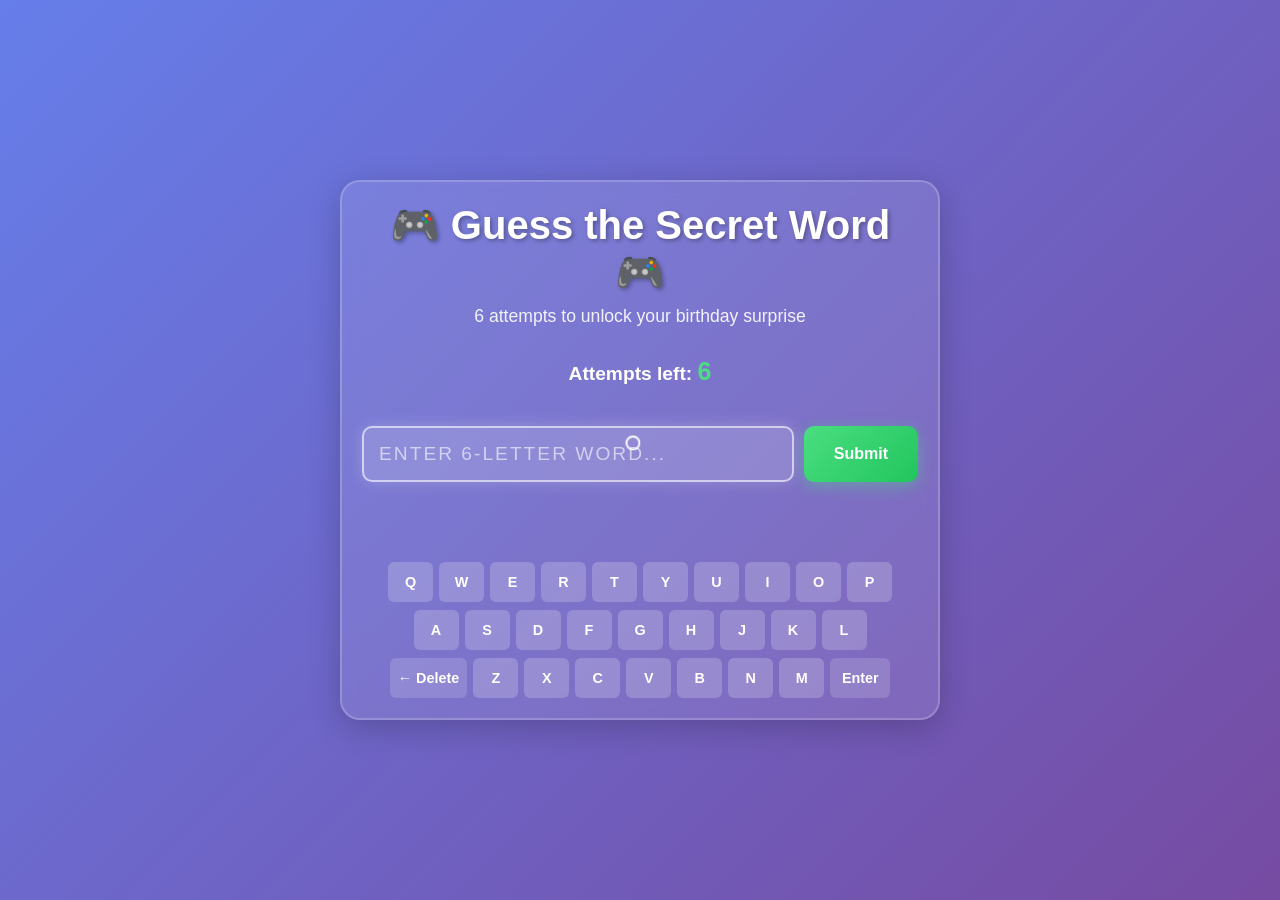
<file: wordle.html>
<!DOCTYPE html>
<html lang="en">
<head>
    <meta charset="UTF-8">
    <meta name="viewport" content="width=device-width, initial-scale=1.0">
    <title>Wordle - Birthday Challenge</title>
    <script src="https://cdnjs.cloudflare.com/ajax/libs/gsap/3.12.2/gsap.min.js"></script>
    <link rel="stylesheet" href="wordle.css">
</head>
<body>
    <div class="cursor"></div>
    <div class="wordle-container">
        <div class="wordle-header">
            <h1>🎮 Guess the Secret Word 🎮</h1>
            <p>6 attempts to unlock your birthday surprise</p>
        </div>

        <div class="wordle-game">
            <div class="attempts-left">
                Attempts left: <span id="attemptsLeft">6</span>
            </div>

            <div class="guesses" id="guesses"></div>

            <div class="input-section">
                <input 
                    type="text" 
                    id="wordInput" 
                    maxlength="6" 
                    placeholder="Enter 6-letter word..." 
                    autocomplete="off"
                    onkeypress="handleKeyPress(event)"
                >
                <button id="submitBtn" onclick="submitGuess()">Submit</button>
            </div>

            <div class="message" id="message"></div>

            <div id="successScreen" class="success-screen hidden">
                <div class="success-content">
                    <h2>🎉 You Got It! 🎉</h2>
                    <p>Welcome to your birthday surprise!</p>
                    <button onclick="proceedToMain()">Continue →</button>
                </div>
            </div>

            <div id="failScreen" class="fail-screen hidden">
                <div class="fail-content">
                    <h2>😢 Game Over</h2>
                    <p>The word was: <strong>PHATASS</strong></p>
                    <button onclick="location.reload()">Try Again</button>
                </div>
            </div>
        </div>

        <div class="keyboard">
            <div class="keyboard-row">
                <button class="key" onclick="addLetter('Q')">Q</button>
                <button class="key" onclick="addLetter('W')">W</button>
                <button class="key" onclick="addLetter('E')">E</button>
                <button class="key" onclick="addLetter('R')">R</button>
                <button class="key" onclick="addLetter('T')">T</button>
                <button class="key" onclick="addLetter('Y')">Y</button>
                <button class="key" onclick="addLetter('U')">U</button>
                <button class="key" onclick="addLetter('I')">I</button>
                <button class="key" onclick="addLetter('O')">O</button>
                <button class="key" onclick="addLetter('P')">P</button>
            </div>
            <div class="keyboard-row">
                <button class="key" onclick="addLetter('A')">A</button>
                <button class="key" onclick="addLetter('S')">S</button>
                <button class="key" onclick="addLetter('D')">D</button>
                <button class="key" onclick="addLetter('F')">F</button>
                <button class="key" onclick="addLetter('G')">G</button>
                <button class="key" onclick="addLetter('H')">H</button>
                <button class="key" onclick="addLetter('J')">J</button>
                <button class="key" onclick="addLetter('K')">K</button>
                <button class="key" onclick="addLetter('L')">L</button>
            </div>
            <div class="keyboard-row">
                <button class="key delete" onclick="deleteLetter()">← Delete</button>
                <button class="key" onclick="addLetter('Z')">Z</button>
                <button class="key" onclick="addLetter('X')">X</button>
                <button class="key" onclick="addLetter('C')">C</button>
                <button class="key" onclick="addLetter('V')">V</button>
                <button class="key" onclick="addLetter('B')">B</button>
                <button class="key" onclick="addLetter('N')">N</button>
                <button class="key" onclick="addLetter('M')">M</button>
                <button class="key enter" onclick="submitGuess()">Enter</button>
            </div>
        </div>
    </div>

    <script src="wordle.js"></script>
</body>
</html>
</file>
<file: wordle.css>
* {
    margin: 0;
    padding: 0;
    box-sizing: border-box;
}

body {
    font-family: 'Segoe UI', Tahoma, Geneva, Verdana, sans-serif;
    background: linear-gradient(135deg, #667eea 0%, #764ba2 100%);
    min-height: 100vh;
    display: flex;
    justify-content: center;
    align-items: center;
    overflow: hidden;
}

.cursor {
    width: 15px;
    height: 15px;
    border: 2px solid #fff;
    border-radius: 50%;
    position: fixed;
    pointer-events: none;
    z-index: 9999;
    mix-blend-mode: screen;
    transform: translate(-50%, -50%);
}

.wordle-container {
    width: 100%;
    max-width: 600px;
    padding: 20px;
    background: rgba(255, 255, 255, 0.1);
    border-radius: 20px;
    backdrop-filter: blur(10px);
    border: 2px solid rgba(255, 255, 255, 0.2);
    box-shadow: 0 8px 32px rgba(0, 0, 0, 0.2);
}

.wordle-header {
    text-align: center;
    margin-bottom: 30px;
    color: white;
}

.wordle-header h1 {
    font-size: 2.5em;
    margin-bottom: 10px;
    text-shadow: 2px 2px 4px rgba(0, 0, 0, 0.3);
    animation: slideDown 0.5s ease-out;
}

.wordle-header p {
    font-size: 1.1em;
    opacity: 0.9;
}

.wordle-game {
    margin-bottom: 30px;
}

.attempts-left {
    text-align: center;
    color: white;
    font-size: 1.2em;
    margin-bottom: 20px;
    font-weight: bold;
}

#attemptsLeft {
    color: #4ade80;
    font-size: 1.3em;
}

.guesses {
    display: flex;
    flex-direction: column;
    gap: 10px;
    margin-bottom: 20px;
}

.guess-row {
    display: flex;
    gap: 8px;
    justify-content: center;
}

.guess-tile {
    width: 50px;
    height: 50px;
    border: 2px solid rgba(255, 255, 255, 0.3);
    border-radius: 8px;
    display: flex;
    justify-content: center;
    align-items: center;
    font-size: 1.5em;
    font-weight: bold;
    color: white;
    background: rgba(255, 255, 255, 0.1);
    transition: all 0.3s ease;
}

.guess-tile.flip {
    animation: flip 0.6s ease-in-out;
}

.guess-tile.correct {
    background: #4ade80;
    border-color: #4ade80;
}

.guess-tile.present {
    background: #fbbf24;
    border-color: #fbbf24;
    color: #000;
}

.guess-tile.absent {
    background: #6b7280;
    border-color: #6b7280;
    opacity: 0.6;
}

@keyframes flip {
    0% {
        transform: rotateY(0deg);
    }
    50% {
        transform: rotateY(90deg);
    }
    100% {
        transform: rotateY(0deg);
    }
}

.input-section {
    display: flex;
    gap: 10px;
    margin-bottom: 20px;
}

#wordInput {
    flex: 1;
    padding: 15px;
    border: 2px solid rgba(255, 255, 255, 0.3);
    border-radius: 10px;
    font-size: 1.2em;
    background: rgba(255, 255, 255, 0.1);
    color: white;
    text-transform: uppercase;
    letter-spacing: 2px;
    transition: all 0.3s ease;
}

#wordInput::placeholder {
    color: rgba(255, 255, 255, 0.6);
}

#wordInput:focus {
    outline: none;
    border-color: rgba(255, 255, 255, 0.6);
    background: rgba(255, 255, 255, 0.15);
    box-shadow: 0 0 15px rgba(255, 255, 255, 0.2);
}

#submitBtn {
    padding: 15px 30px;
    border: none;
    border-radius: 10px;
    background: linear-gradient(135deg, #4ade80 0%, #22c55e 100%);
    color: white;
    font-size: 1em;
    font-weight: bold;
    cursor: pointer;
    transition: all 0.3s ease;
    box-shadow: 0 4px 15px rgba(74, 222, 128, 0.4);
}

#submitBtn:hover {
    transform: translateY(-2px);
    box-shadow: 0 6px 20px rgba(74, 222, 128, 0.6);
}

#submitBtn:active {
    transform: translateY(0px);
}

.message {
    text-align: center;
    color: #fbbf24;
    font-size: 1.1em;
    margin-bottom: 20px;
    min-height: 30px;
    font-weight: bold;
    animation: slideUp 0.3s ease;
}

@keyframes slideUp {
    from {
        opacity: 0;
        transform: translateY(20px);
    }
    to {
        opacity: 1;
        transform: translateY(0);
    }
}

@keyframes slideDown {
    from {
        opacity: 0;
        transform: translateY(-20px);
    }
    to {
        opacity: 1;
        transform: translateY(0);
    }
}

.keyboard {
    display: flex;
    flex-direction: column;
    gap: 8px;
    margin-top: 20px;
}

.keyboard-row {
    display: flex;
    justify-content: center;
    gap: 6px;
}

.key {
    padding: 12px 8px;
    min-width: 45px;
    border: none;
    border-radius: 6px;
    background: rgba(255, 255, 255, 0.2);
    color: white;
    font-weight: bold;
    cursor: pointer;
    transition: all 0.2s ease;
    font-size: 0.9em;
}

.key:hover {
    background: rgba(255, 255, 255, 0.35);
    transform: translateY(-2px);
}

.key:active {
    transform: translateY(0);
    background: rgba(255, 255, 255, 0.3);
}

.key.delete,
.key.enter {
    min-width: 60px;
    background: rgba(255, 255, 255, 0.15);
}

.success-screen,
.fail-screen {
    position: fixed;
    top: 0;
    left: 0;
    width: 100%;
    height: 100%;
    background: rgba(0, 0, 0, 0.7);
    display: flex;
    justify-content: center;
    align-items: center;
    z-index: 1000;
    animation: fadeIn 0.3s ease;
}

.success-screen.hidden,
.fail-screen.hidden {
    display: none;
}

.success-content,
.fail-content {
    background: linear-gradient(135deg, #667eea 0%, #764ba2 100%);
    padding: 40px;
    border-radius: 20px;
    text-align: center;
    color: white;
    box-shadow: 0 10px 40px rgba(0, 0, 0, 0.3);
    animation: scaleUp 0.3s ease;
}

.success-content h2,
.fail-content h2 {
    font-size: 2.5em;
    margin-bottom: 15px;
}

.success-content p,
.fail-content p {
    font-size: 1.2em;
    margin-bottom: 30px;
    opacity: 0.95;
}

.success-content button,
.fail-content button {
    padding: 15px 40px;
    border: none;
    border-radius: 10px;
    background: #4ade80;
    color: white;
    font-size: 1.1em;
    font-weight: bold;
    cursor: pointer;
    transition: all 0.3s ease;
}

.success-content button:hover,
.fail-content button:hover {
    background: #22c55e;
    transform: translateY(-2px);
}

@keyframes fadeIn {
    from {
        opacity: 0;
    }
    to {
        opacity: 1;
    }
}

@keyframes scaleUp {
    from {
        opacity: 0;
        transform: scale(0.8);
    }
    to {
        opacity: 1;
        transform: scale(1);
    }
}

@media (max-width: 600px) {
    .wordle-container {
        border-radius: 15px;
        padding: 15px;
    }

    .wordle-header h1 {
        font-size: 1.8em;
    }

    .guess-tile {
        width: 40px;
        height: 40px;
        font-size: 1.2em;
    }

    .key {
        padding: 10px 6px;
        min-width: 40px;
        font-size: 0.8em;
    }

    #wordInput {
        font-size: 1em;
    }

    .success-content,
    .fail-content {
        padding: 30px 20px;
    }

    .success-content h2,
    .fail-content h2 {
        font-size: 1.8em;
    }
}
</file>
